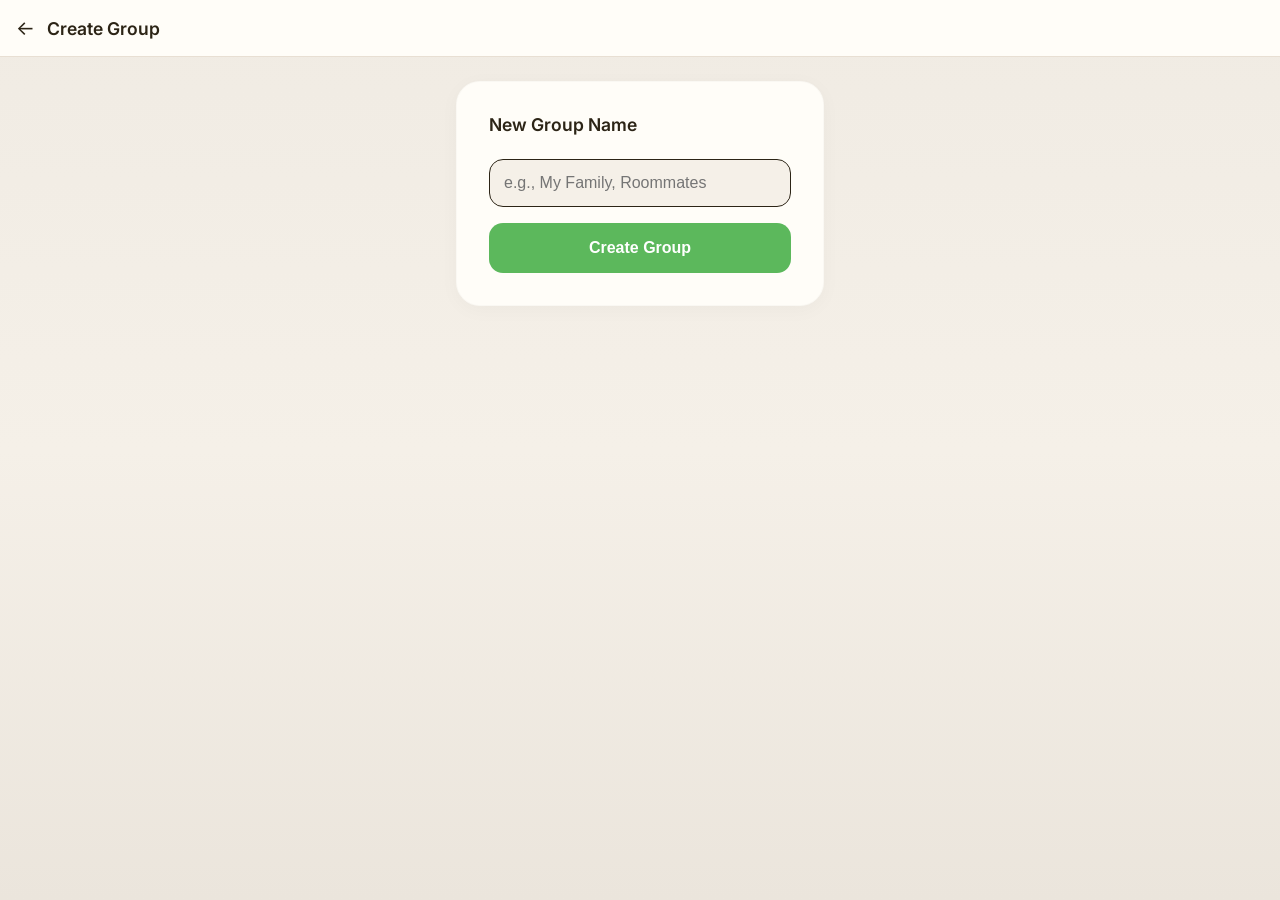
<file: templates/create_group.html>
<!DOCTYPE html>
<html lang="en">
<head>
    <meta charset="UTF-8">
    <meta name="viewport" content="width=device-width, initial-scale=1.0">
    <title>Create Group - SyncCent</title>
    <link href="https://fonts.googleapis.com/css2?family=Inter:wght@400;500;600;700&display=swap" rel="stylesheet">
    <style>
        :root { --bg: #F5F0E8; --card: #FFFDF8; --text-main: #2C2416; --text-sub: #7A7067; --border: #E8DFD3; --primary: #2C2416; --g: #5CB85C; }
        body::before {
            content: '';
            position: fixed;
            top: 0;
            left: 0;
            width: 100%;
            height: 100%;
            background: linear-gradient(180deg, #F0EBE3 0%, #F5F0E8 50%, #EBE5DC 100%);
            pointer-events: none;
            z-index: -1;
        }
        * { box-sizing: border-box; margin: 0; padding: 0; }
        body { font-family: 'Inter', sans-serif; background: var(--bg); color: var(--text-main); -webkit-font-smoothing: antialiased; }
        .top-bar { background: var(--card); color: var(--text-main); padding: 1rem; display: flex; align-items: center; gap: 0.75rem; position: sticky; top: 0; z-index: 100; border-bottom: 1px solid var(--border); }
        .top-bar a { color: var(--text-main); text-decoration: none; font-size: 1.25rem; }
        .top-bar h1 { font-size: 1.1rem; font-weight: 600; flex: 1; }
        .c { max-width: 400px; margin: 0 auto; padding: 1.5rem 1rem; }
        .card { background: var(--card); border-radius: 24px; padding: 2rem; box-shadow: 0 4px 20px rgba(0,0,0,0.03); border: 1px solid rgba(0,0,0,0.02); }
        .st { font-size: 1.1rem; font-weight: 600; margin-bottom: 1.5rem; }
        input { width: 100%; padding: 0.875rem; border: 1px solid var(--border); border-radius: 14px; font-size: 1rem; margin-bottom: 1rem; background: var(--bg); }
        input:focus { outline: none; border-color: var(--primary); }
        button { width: 100%; padding: 1rem; background: var(--g); color: #fff; border: none; border-radius: 14px; font-size: 1rem; font-weight: 600; cursor: pointer; }
    </style>
</head>
<body>
    <div class="top-bar"><a href="/groups">←</a><h1>Create Group</h1></div>
    <div class="c">
        <div class="card">
            <div class="st">New Group Name</div>
            <form method="POST">
                <input type="text" name="group_name" placeholder="e.g., My Family, Roommates" required autofocus>
                <button type="submit">Create Group</button>
            </form>
        </div>
    </div>
</body>
</html>
</file>
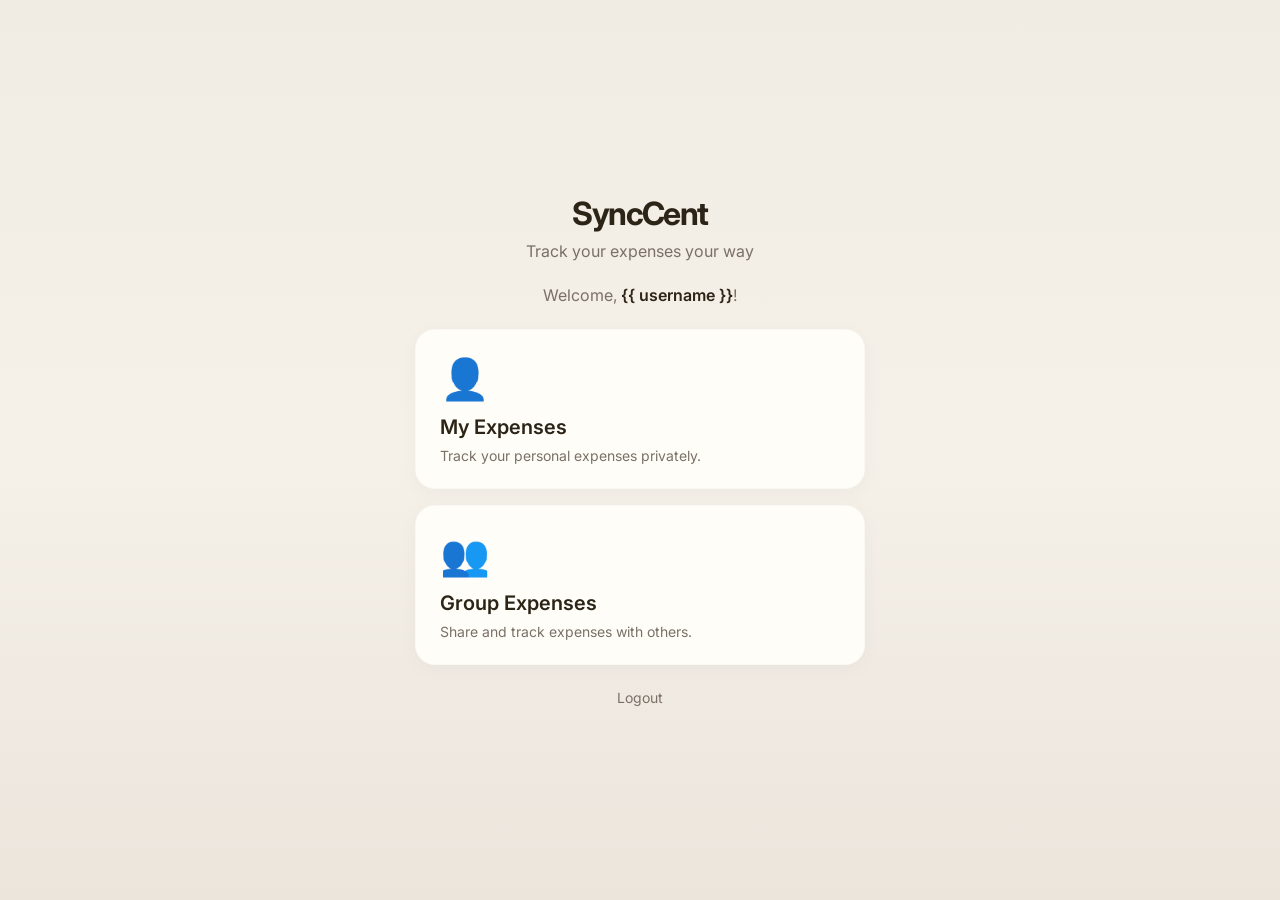
<file: templates/home.html>
<!DOCTYPE html>
<html lang="en">
<head>
    <meta charset="UTF-8">
    <meta name="viewport" content="width=device-width, initial-scale=1.0, maximum-scale=1.0, user-scalable=no">
    <meta name="apple-mobile-web-app-capable" content="yes">
    <meta name="apple-mobile-web-app-status-bar-style" content="default">
    <meta name="theme-color" content="#2C2416">
    <meta name="mobile-web-app-capable" content="yes">
    <title>SyncCent</title>
    <link rel="manifest" href="/static/manifest.json">
    <link rel="apple-touch-icon" href="/static/icon-192.png">
    <link href="https://fonts.googleapis.com/css2?family=Inter:wght@400;500;600;700&display=swap" rel="stylesheet">
    <style>
        :root { --bg: #F5F0E8; --card: #FFFDF8; --text-main: #2C2416; --text-sub: #7A7067; --border: #E8DFD3; --primary: #2C2416; }
        body::before {
            content: '';
            position: fixed;
            top: 0;
            left: 0;
            width: 100%;
            height: 100%;
            background: linear-gradient(180deg, #F0EBE3 0%, #F5F0E8 50%, #EBE5DC 100%);
            pointer-events: none;
            z-index: -1;
        }
        * { box-sizing: border-box; margin: 0; padding: 0; }
        body { font-family: 'Inter', sans-serif; background: var(--bg); color: var(--text-main); min-height: 100vh; display: flex; align-items: center; justify-content: center; padding: 1rem; -webkit-font-smoothing: antialiased; }
        .c { max-width: 450px; width: 100%; }
        h1 { font-size: 2rem; margin: 0 0 0.5rem; letter-spacing: -0.05em; }
        .s { color: var(--text-sub); font-size: 1rem; margin-bottom: 1.5rem; }
        .g { text-align: center; margin-bottom: 1.5rem; font-size: 1rem; color: var(--text-sub); }
        .g strong { color: var(--text-main); font-weight: 600; }
        .o { display: grid; gap: 1rem; }
        .oc { background: var(--card); padding: 1.5rem; border-radius: 20px; box-shadow: 0 4px 20px rgba(0,0,0,0.03); cursor: pointer; transition: all 0.2s; text-decoration: none; display: block; border: 1px solid rgba(0,0,0,0.02); }
        .oc:hover { border-color: var(--text-main); transform: translateY(-2px); box-shadow: 0 8px 25px rgba(0,0,0,0.06); }
        .oi { font-size: 2.5rem; margin-bottom: 0.75rem; }
        .ot { font-size: 1.25rem; font-weight: 600; margin-bottom: 0.5rem; color: var(--text-main); }
        .od { color: var(--text-sub); font-size: 0.875rem; }
        .l { display: block; text-align: center; margin-top: 1.5rem; color: var(--text-sub); text-decoration: none; font-size: 0.875rem; }
        @media (max-width: 480px) { .c { padding: 0.5rem; } .oc { padding: 1.25rem; } .oi { font-size: 2rem; } }
        * { -webkit-tap-highlight-color: rgba(0,0,0,0); }
    </style>
</head>
<body>
    <div class="c">
        <header style="text-align:center;margin-bottom:1.5rem"><h1>SyncCent</h1><p class="s">Track your expenses your way</p></header>
        <div class="g">Welcome, <strong>{{ username }}</strong>!</div>
        <div class="o">
            <a href="/personal" class="oc"><div class="oi">👤</div><div class="ot">My Expenses</div><div class="od">Track your personal expenses privately.</div></a>
            <a href="/groups" class="oc"><div class="oi">👥</div><div class="ot">Group Expenses</div><div class="od">Share and track expenses with others.</div></a>
        </div>
        <a href="/logout" class="l">Logout</a>
    </div>
</body>
</html>
</file>
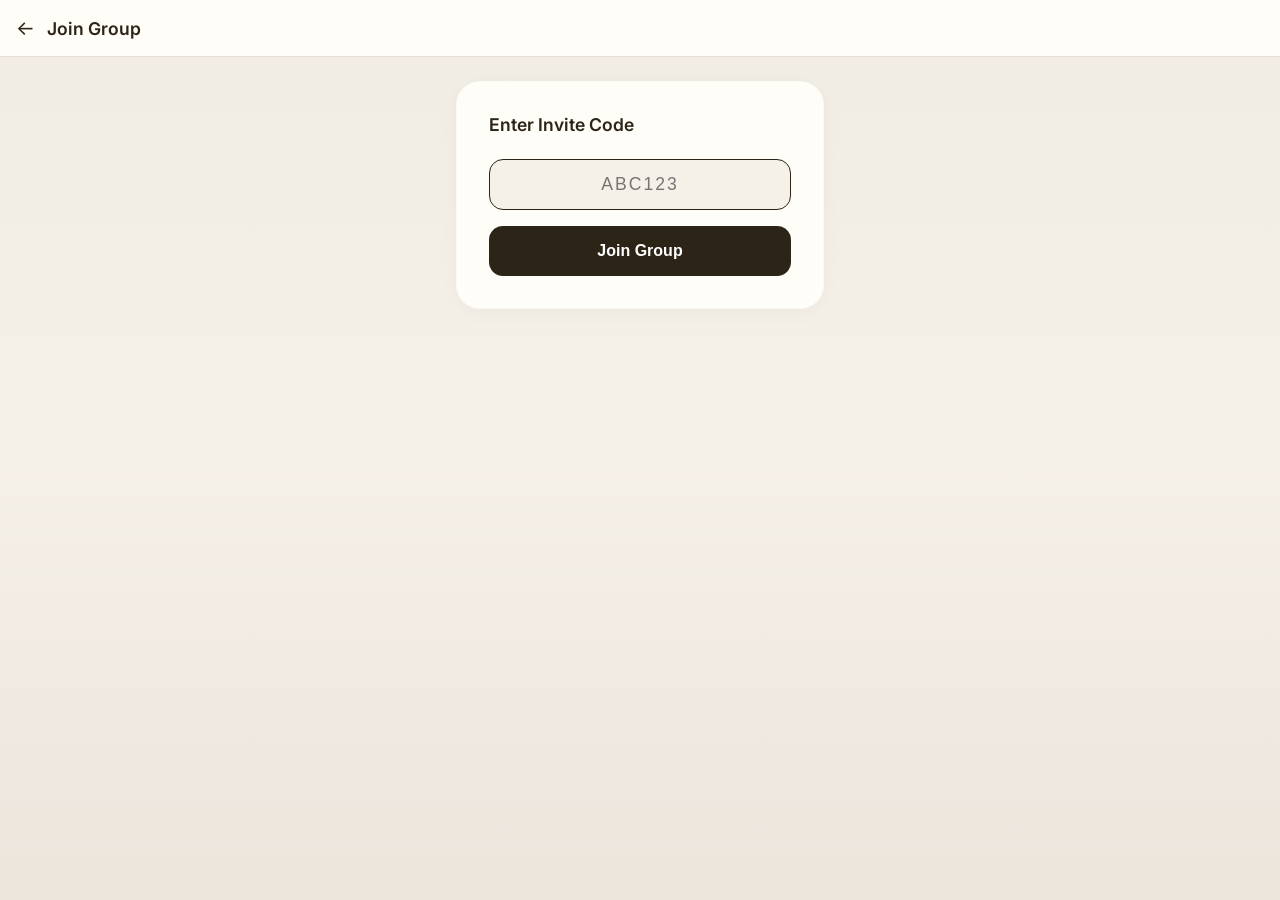
<file: templates/join_group.html>
<!DOCTYPE html>
<html lang="en">
<head>
    <meta charset="UTF-8">
    <meta name="viewport" content="width=device-width, initial-scale=1.0">
    <title>Join Group - SyncCent</title>
    <link href="https://fonts.googleapis.com/css2?family=Inter:wght@400;500;600;700&display=swap" rel="stylesheet">
    <style>
        :root { --bg: #F5F0E8; --card: #FFFDF8; --text-main: #2C2416; --text-sub: #7A7067; --border: #E8DFD3; --primary: #2C2416; }
        body::before {
            content: '';
            position: fixed;
            top: 0;
            left: 0;
            width: 100%;
            height: 100%;
            background: linear-gradient(180deg, #F0EBE3 0%, #F5F0E8 50%, #EBE5DC 100%);
            pointer-events: none;
            z-index: -1;
        }
        * { box-sizing: border-box; margin: 0; padding: 0; }
        body { font-family: 'Inter', sans-serif; background: var(--bg); color: var(--text-main); -webkit-font-smoothing: antialiased; }
        .top-bar { background: var(--card); color: var(--text-main); padding: 1rem; display: flex; align-items: center; gap: 0.75rem; position: sticky; top: 0; z-index: 100; border-bottom: 1px solid var(--border); }
        .top-bar a { color: var(--text-main); text-decoration: none; font-size: 1.25rem; }
        .top-bar h1 { font-size: 1.1rem; font-weight: 600; flex: 1; }
        .c { max-width: 400px; margin: 0 auto; padding: 1.5rem 1rem; }
        .card { background: var(--card); border-radius: 24px; padding: 2rem; box-shadow: 0 4px 20px rgba(0,0,0,0.03); border: 1px solid rgba(0,0,0,0.02); }
        .st { font-size: 1.1rem; font-weight: 600; margin-bottom: 1.5rem; }
        input { width: 100%; padding: 0.875rem; border: 1px solid var(--border); border-radius: 14px; font-size: 1.1rem; text-transform: uppercase; letter-spacing: 2px; text-align: center; margin-bottom: 1rem; background: var(--bg); }
        input:focus { outline: none; border-color: var(--primary); }
        button { width: 100%; padding: 1rem; background: var(--primary); color: #fff; border: none; border-radius: 14px; font-size: 1rem; font-weight: 600; cursor: pointer; }
    </style>
</head>
<body>
    <div class="top-bar"><a href="/groups">←</a><h1>Join Group</h1></div>
    <div class="c">
        <div class="card">
            <div class="st">Enter Invite Code</div>
            <form method="POST" action="/join_group">
                <input type="text" name="invite_code" placeholder="ABC123" required maxlength="10" autofocus>
                <button type="submit">Join Group</button>
            </form>
        </div>
    </div>
</body>
</html>
</file>
